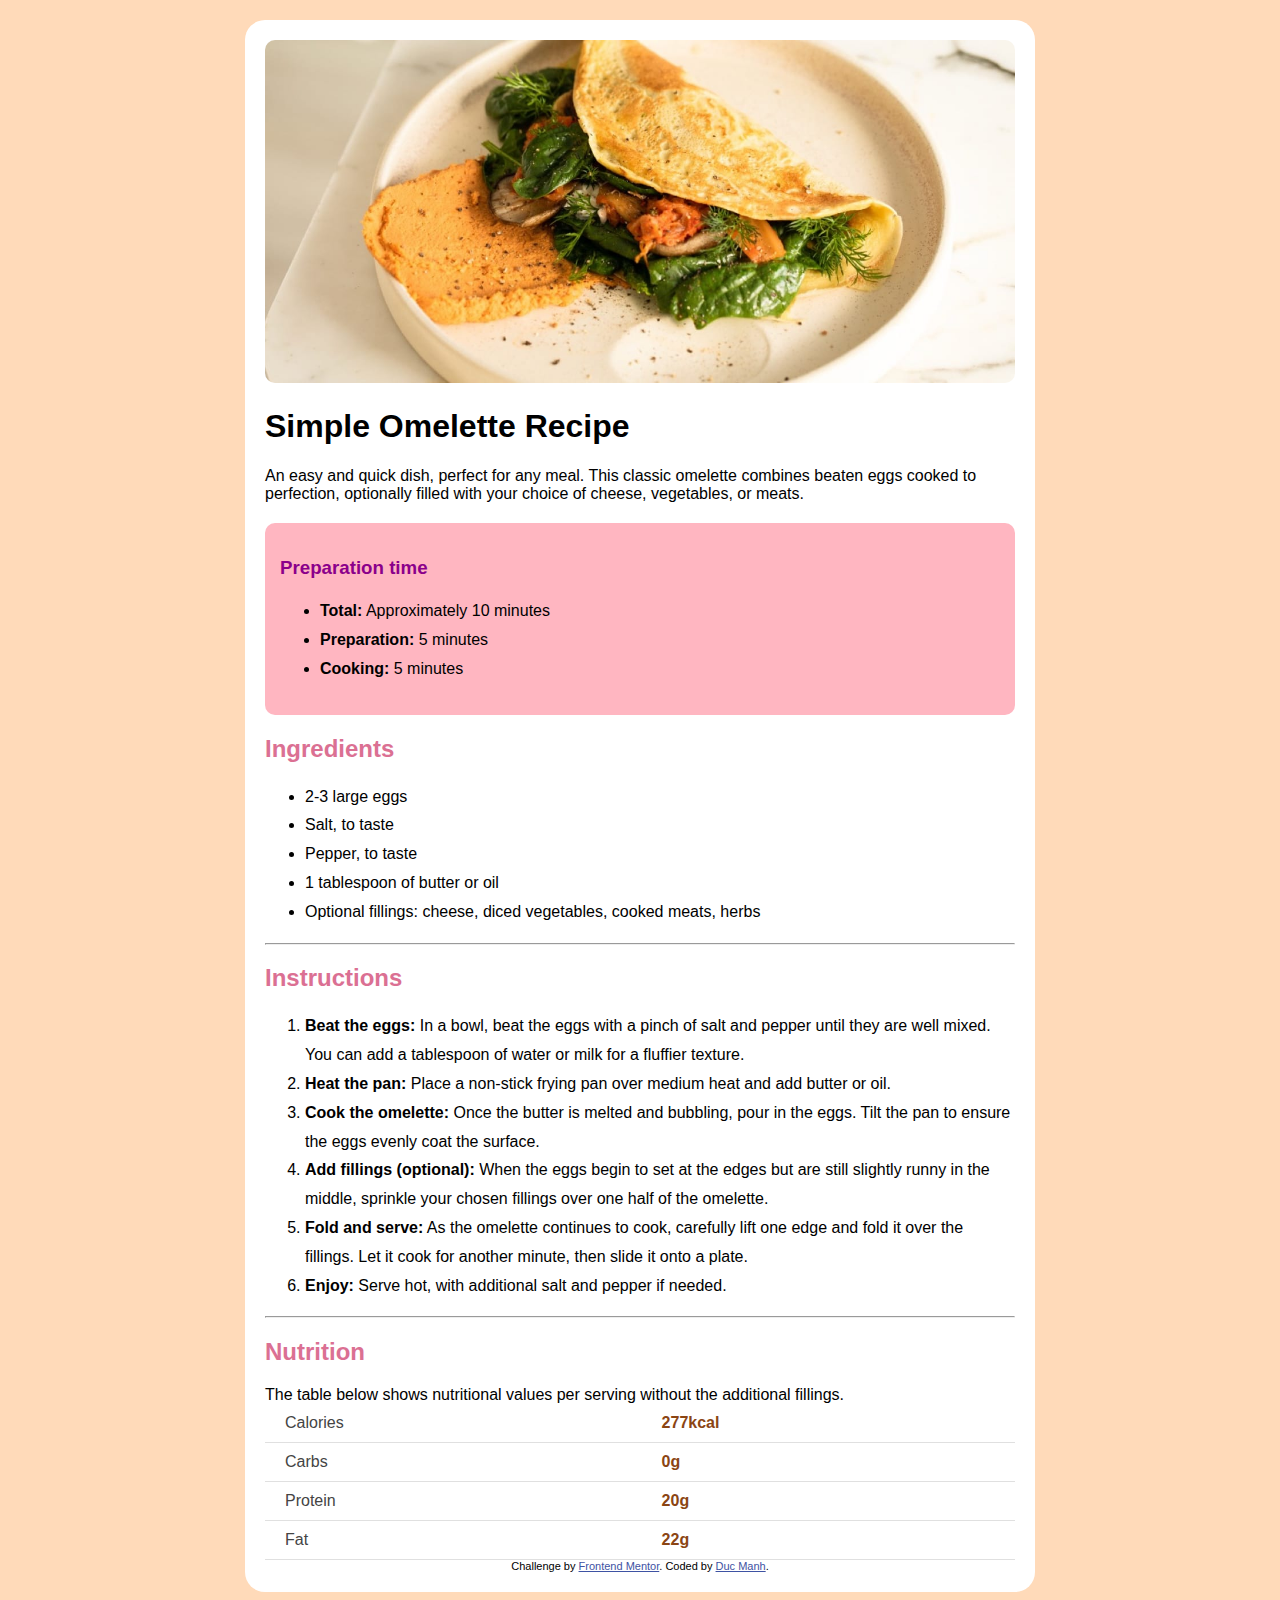
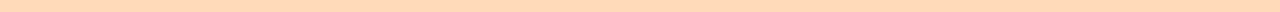
<file: recipe-page-main/index.html>
<!DOCTYPE html>
<html lang="en">
<head>
  <meta charset="UTF-8">
  <meta name="viewport" content="width=device-width, initial-scale=1.0"> <!-- displays site properly based on user's device -->

  <link rel="icon" type="image/png" sizes="32x32" href="./assets/images/favicon-32x32.png">

  <link rel="stylesheet" href="style.css">
  <title>Frontend Mentor | Recipe page</title>

  <!-- Feel free to remove these styles or customise in your own stylesheet 👍 -->
  <style>
    .attribution { font-size: 11px; text-align: center; }
    .attribution a { color: hsl(228, 45%, 44%); }
  </style>
</head>
<body>
  <main class="container">
    <img src="./assets/images/image-omelette.jpeg" alt="nen">

    <h1>Simple Omelette Recipe</h1>

    <div>An easy and quick dish, perfect for any meal. This classic omelette combines beaten eggs cooked
    to perfection, optionally filled with your choice of cheese, vegetables, or meats.</div>
    <div class="text">
      <h3 style="color: darkmagenta">Preparation time</h3>
      <ul>
        <li><b>Total:</b> Approximately 10 minutes</li>
        <li><b>Preparation:</b> 5 minutes</li>
        <li><b>Cooking:</b> 5 minutes</li>
      </ul>
    </div>
    <h2>Ingredients</h2>
    <ul>
      <li>2-3 large eggs</li>
      <li>Salt, to taste</li>
      <li>Pepper, to taste</li>
      <li>1 tablespoon of butter or oil</li>
      <li>Optional fillings: cheese, diced vegetables, cooked meats, herbs</li>
    </ul>
    <hr>
    <h2>Instructions</h2>
    <ol>
      <li><b>Beat the eggs:</b> In a bowl, beat the eggs with a pinch of salt and pepper until they are well mixed.
        You can add a tablespoon of water or milk for a fluffier texture.

      <li><b>Heat the pan:</b> Place a non-stick frying pan over medium heat and add butter or oil.</li>

      <li><b>Cook the omelette:</b> Once the butter is melted and bubbling, pour in the eggs. Tilt the pan to ensure
      the eggs evenly coat the surface.</li>

      <li><b>Add fillings (optional):</b> When the eggs begin to set at the edges but are still slightly runny in the
      middle, sprinkle your chosen fillings over one half of the omelette.</li>

      <li><b>Fold and serve:</b> As the omelette continues to cook, carefully lift one edge and fold it over the
      fillings. Let it cook for another minute, then slide it onto a plate.</li>

      <li><b>Enjoy:</b> Serve hot, with additional salt and pepper if needed.</li>
    </ol>
    <hr>
    <h2>Nutrition</h2>

    <div>The table below shows nutritional values per serving without the additional fillings.</div>
    <table>
      <tr>
        <td>Calories</td>
        <td>277kcal</td>
      </tr>
      <tr>
        <td>Carbs</td>
        <td>0g</td>
      </tr>
      <tr>
        <td>Protein</td>
        <td>20g</td>
      </tr>
      <tr>
        <td>Fat</td>
        <td>22g</td>
      </tr>
    </table>
    <div class="attribution">
      Challenge by <a href="https://www.frontendmentor.io?ref=challenge" target="_blank">Frontend Mentor</a>.
      Coded by <a target="_blank" href="https://github.com/Manh1504">Duc Manh</a>.
    </div>
</main>
</body>
</html>
</file>
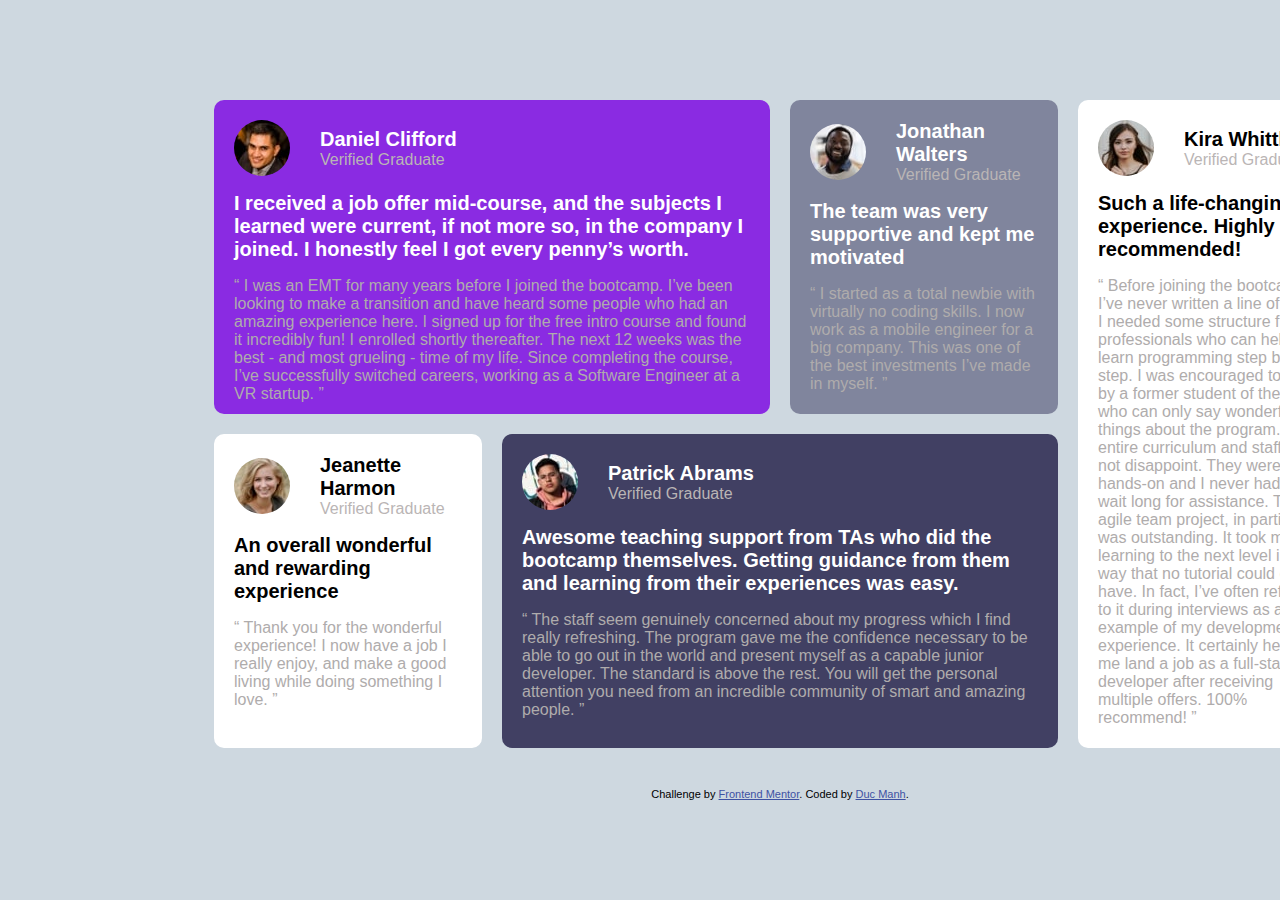
<file: testimonials-grid-section-main/index.html>
<!DOCTYPE html>
<html lang="en">
<head>
  <meta charset="UTF-8">
  <meta name="viewport" content="width=device-width, initial-scale=1.0"> <!-- displays site properly based on user's device -->

  <link rel="icon" type="image/png" sizes="32x32" href="./images/favicon-32x32.png">

  <link rel="stylesheet" href="style.css">
  <title>Frontend Mentor | [Challenge Name Here]</title>

  <!-- Feel free to remove these styles or customise in your own stylesheet 👍 -->
  <style>
    .attribution { font-size: 11px; text-align: center; }
    .attribution a { color: hsl(228, 45%, 44%); }
  </style>
</head>
<body>
<div class="container-grid">
  <div class="item1">
    <div class="header">
      <img src="images/image-daniel.jpg" alt="...">
      <div>
        <b>Daniel Clifford</b>
        <div style="color: #bab5b5">Verified Graduate</div>
      </div>
    </div>
    <div>
      <p><b>I received a job offer mid-course, and the subjects I learned were current, if not more so,
        in the company I joined. I honestly feel I got every penny’s worth.</b></p>
      <div style="color: #afacac">
        “ I was an EMT for many years before I joined the bootcamp. I’ve been looking to make a
        transition and have heard some people who had an amazing experience here. I signed up
        for the free intro course and found it incredibly fun! I enrolled shortly thereafter.
        The next 12 weeks was the best - and most grueling - time of my life. Since completing
        the course, I’ve successfully switched careers, working as a Software Engineer at a VR startup. ”
      </div>
    </div>
  </div>

  <div class="item2">
    <div class="header">
      <img src="images/image-jonathan.jpg" alt="...">
      <div>
        <b>Jonathan Walters</b>
        <div style="color: #bab5b5">Verified Graduate</div>
      </div>
    </div>
    <div>
      <p><b>The team was very supportive and kept me motivated</b></p>
      <div style="color: #afacac">
        “ I started as a total newbie with virtually no coding skills. I now work as a mobile engineer
        for a big company. This was one of the best investments I’ve made in myself. ”
      </div>
    </div>
  </div>

  <div class="item3">
    <div class="header">
      <img src="images/image-jeanette.jpg" alt="...">
      <div>
        <b>Jeanette Harmon</b>
        <div style="color: #bab5b5">Verified Graduate</div>
      </div>
    </div>
    <div>
      <p><b>An overall wonderful and rewarding experience</b></p>
      <div style="color: #afacac">
        “ Thank you for the wonderful experience! I now have a job I really enjoy, and make a good living
        while doing something I love. ”
      </div>
    </div>
  </div>

  <div class="item4">
    <div class="header">
      <img src="images/image-patrick.jpg" alt="...">
      <div>
        <b>Patrick Abrams</b>
        <div style="color: #bab5b5">Verified Graduate</div>
      </div>
    </div>
    <div>
      <p><b>Awesome teaching support from TAs who did the bootcamp themselves. Getting guidance from them and
        learning from their experiences was easy.</b></p>
      <div style="color: #afacac">
        “ The staff seem genuinely concerned about my progress which I find really refreshing. The program
        gave me the confidence necessary to be able to go out in the world and present myself as a capable
        junior developer. The standard is above the rest. You will get the personal attention you need from
        an incredible community of smart and amazing people. ”
      </div>
    </div>
  </div>

  <div class="item5">
    <div class="header">
      <img src="images/image-kira.jpg" alt="...">
      <div>
        <b>Kira Whittle</b>
        <div style="color: #bab5b5">Verified Graduate</div>
      </div>
    </div>
    <div>
      <p><b>Such a life-changing experience. Highly recommended!</b></p>
      <div style="color: #afacac">
        “ Before joining the bootcamp, I’ve never written a line of code. I needed some structure from
        professionals who can help me learn programming step by step. I was encouraged to enroll by a former
        student of theirs who can only say wonderful things about the program. The entire curriculum and staff
        did not disappoint. They were very hands-on and I never had to wait long for assistance. The agile team
        project, in particular, was outstanding. It took my learning to the next level in a way that no tutorial
        could ever have. In fact, I’ve often referred to it during interviews as an example of my development
        experience. It certainly helped me land a job as a full-stack developer after receiving multiple offers.
        100% recommend! ”
      </div>
    </div>
  </div>
</div>


<div class="attribution">
    Challenge by <a href="https://www.frontendmentor.io?ref=challenge" target="_blank">Frontend Mentor</a>. 
    Coded by <a target="_blank" href="https://github.com/Manh1504">Duc Manh</a>.
  </div>
</body>
</html>
</file>
<file: recipe-page-main/style.css>
body {
    background: peachpuff;
    font-family: Verdana, Geneva, Tahoma, sans-serif;
    justify-items: center;
}
.container {
    width: 750px;
    border-radius: 20px;
    padding: 20px;
    margin: 20px;
    background-color: white;
}
.container img {
    border-radius: 10px;
    width: 750px;

}
.container h2 {
    color: palevioletred;
}
.text {
    margin: 20px auto;
    padding: 15px;
    border-radius: 10px;
    background-color: lightpink;
}
.container ul, ol {
    line-height: 1.8;
}
table {
    width: 100%;
    border-collapse: collapse;
}
table td {
    margin-left: 10px;
    padding: 10px 20px;
    border-bottom: 1px solid #e0e0e0;
    color: #444;
}
table td:nth-child(2) {
    font-weight: bold;
    color: #8B4513;
}
@media screen and (max-width: 667px) {
    body {
        font-family: Verdana, Geneva, Tahoma, sans-serif;
        justify-items: center;
        background-color: white;
    }
    .container {
        width: 100%;
        background-color: white;
        height: 100%;
    }
    .container img {
        width: 100%;
    }
    .container h2 {
        color: palevioletred;
    }
    .text {
        margin: 20px auto;
        padding: 15px;
        border-radius: 10px;
        background-color: lightpink;
    }
    .container ul, ol {
        line-height: 1.8;
    }
    table {
        width: 100%;
        border-collapse: collapse;
    }
    table td {
        margin-left: 10px;
        padding: 10px 20px;
        border-bottom: 1px solid #e0e0e0;
        color: #444;
    }
    table td:nth-child(2) {
        font-weight: bold;
        color: #8B4513;
    }
}
</file>
<file: testimonials-grid-section-main/style.css>
body {
    font-family: Arial, Helvetica, sans-serif;
    margin: 10px;
    padding: 50px;
    width: 1440px;
    justify-items: center;
    align-items: center;
    place-items: center;
    background-color: rgba(170, 187, 202, 0.58);
}
.container-grid {
    display: grid;
    grid-template-columns: 25% 25% 25% 25%;
    grid-template-rows: 50% 50%;
    margin: 20px;
    padding: 10px;
    width: 80%;
    /*height: 680px;*/
}
.container-grid > div {
    border-radius: 10px;
    margin: 10px;
    padding: 20px;
}
.item1 {
    background-color: blueviolet;
    grid-row-start: 1;
    grid-column: 1 / span 2;
    color: white;
}
.item2 {
    background-color: rgba(30, 27, 71, 0.44);
    grid-row-start: 1;
    grid-column-start: 3;
    color: white;
}
.item3 {
    background-color: white;
    grid-row-start: 2;
    grid-column-start: 1;
}
.item4 {
    background-color: rgba(17, 14, 57, 0.75);
    grid-row-start: 2;
    grid-column: 2 / span 2;
    color: white;
}
.item5 {
    background-color: white;
    grid-column: 4;
    grid-row: 1 / span 2;
}
.header {
    display: flex;
    align-items: center;
}
.header img {
    margin-right: 30px;
    border-radius: 50%;
}
b {
    font-size: 20px;
}
@media screen and (max-width: 667px) {
    body {
        font-family: Arial, Helvetica, sans-serif;
        width: 375px;
        height: 2113px;
        background-color: rgba(170, 187, 202, 0.58);
    }

    .container-grid {
        display: grid;
        grid-template-columns: 50%;
        grid-template-rows: 12.5% auto;
        width: 100%;
        justify-content: center;
        justify-items: center;
    }

    .container-grid > div {
        border-radius: 10px;
        margin: 10px;
        padding: 20px;
    }

    .item1 {
        background-color: blueviolet;
        grid-column: 1;
        grid-row: 1 / 3;
        color: white;
    }

    .item2 {
        grid-column: 1;
        grid-row: 3;
        background-color: rgba(30, 27, 71, 0.44);
        color: white;
    }

    .item3 {
        grid-column: 1;
        grid-row: 4;
        background-color: white;
    }

    .item4 {
        grid-column: 1;
        grid-row: 5;
        background-color: rgba(17, 14, 57, 0.75);
        color: white;
    }

    .item5 {
        grid-column: 1;
        background-color: white;
        grid-row: 6 / 7;
    }

    .header {
        display: flex;
        align-items: center;
    }

    .header img {
        margin-right: 40px;
        border-radius: 50%;
    }
}
</file>
